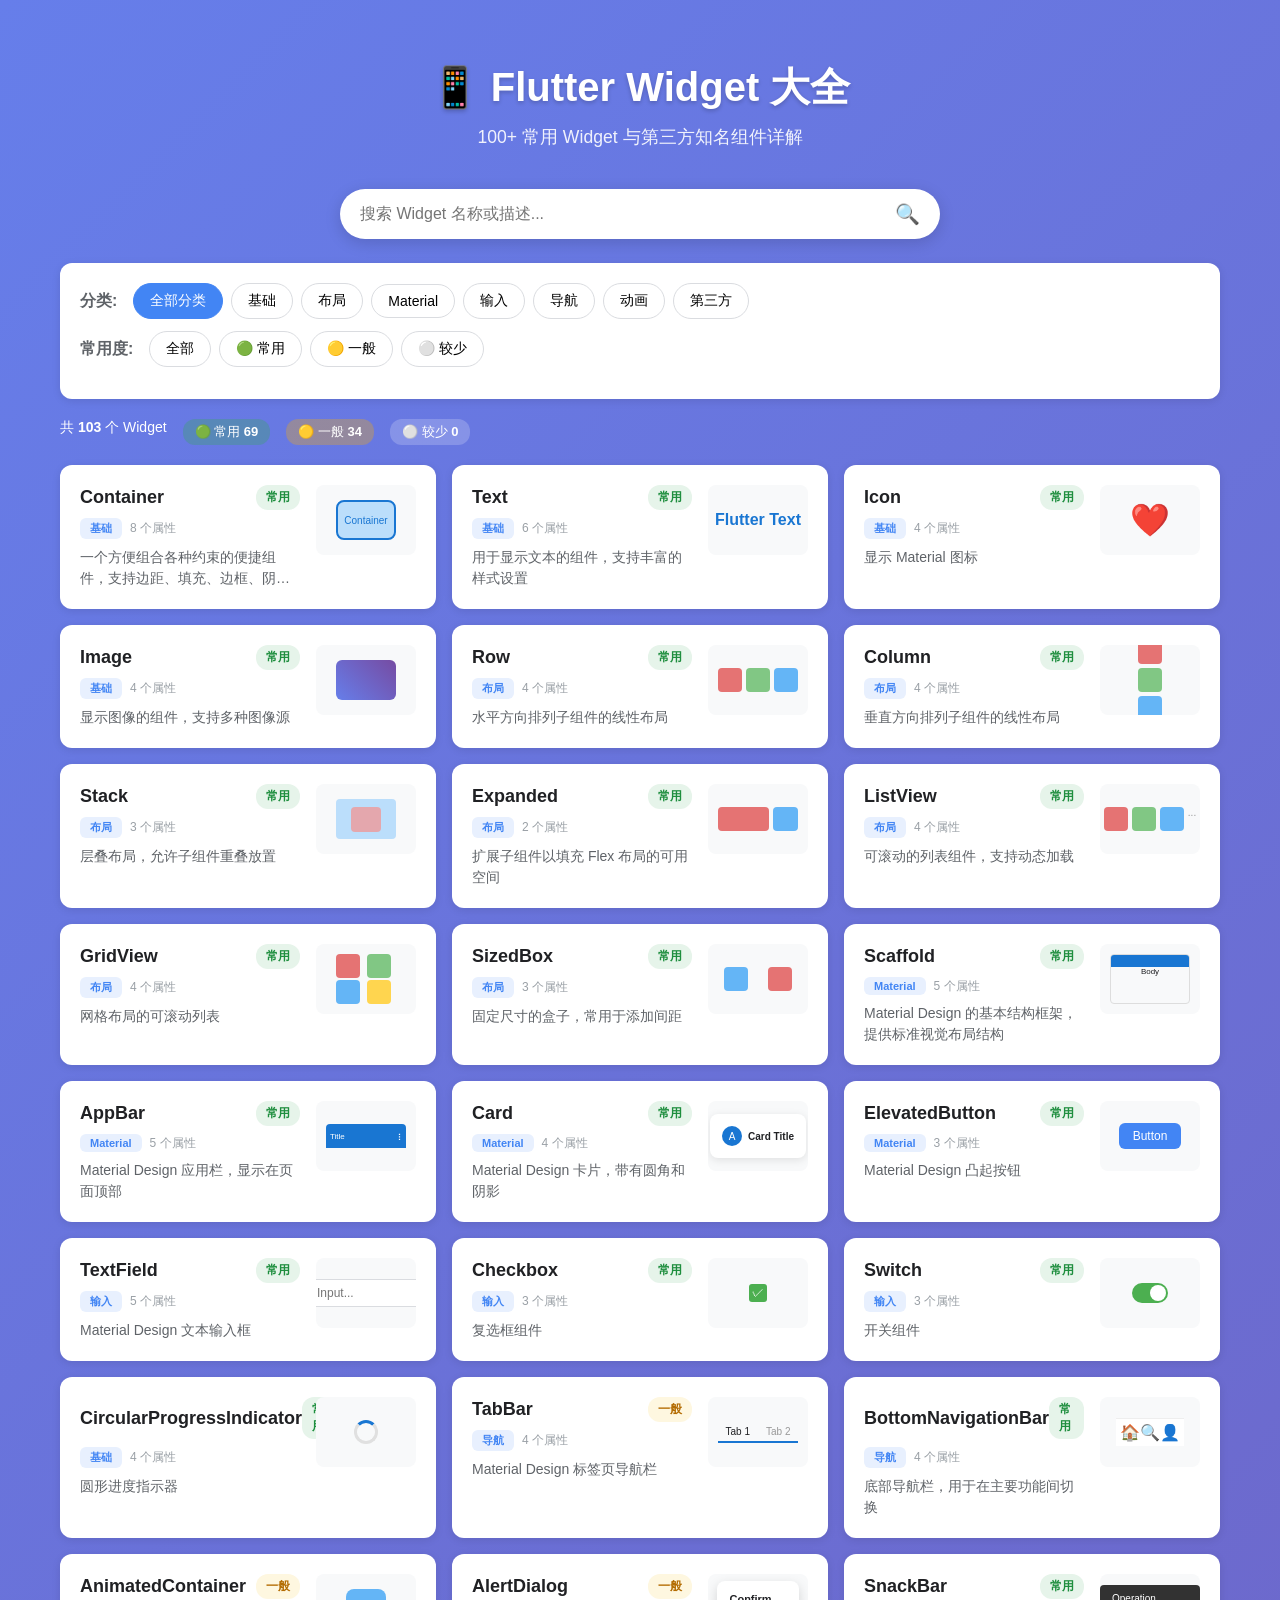
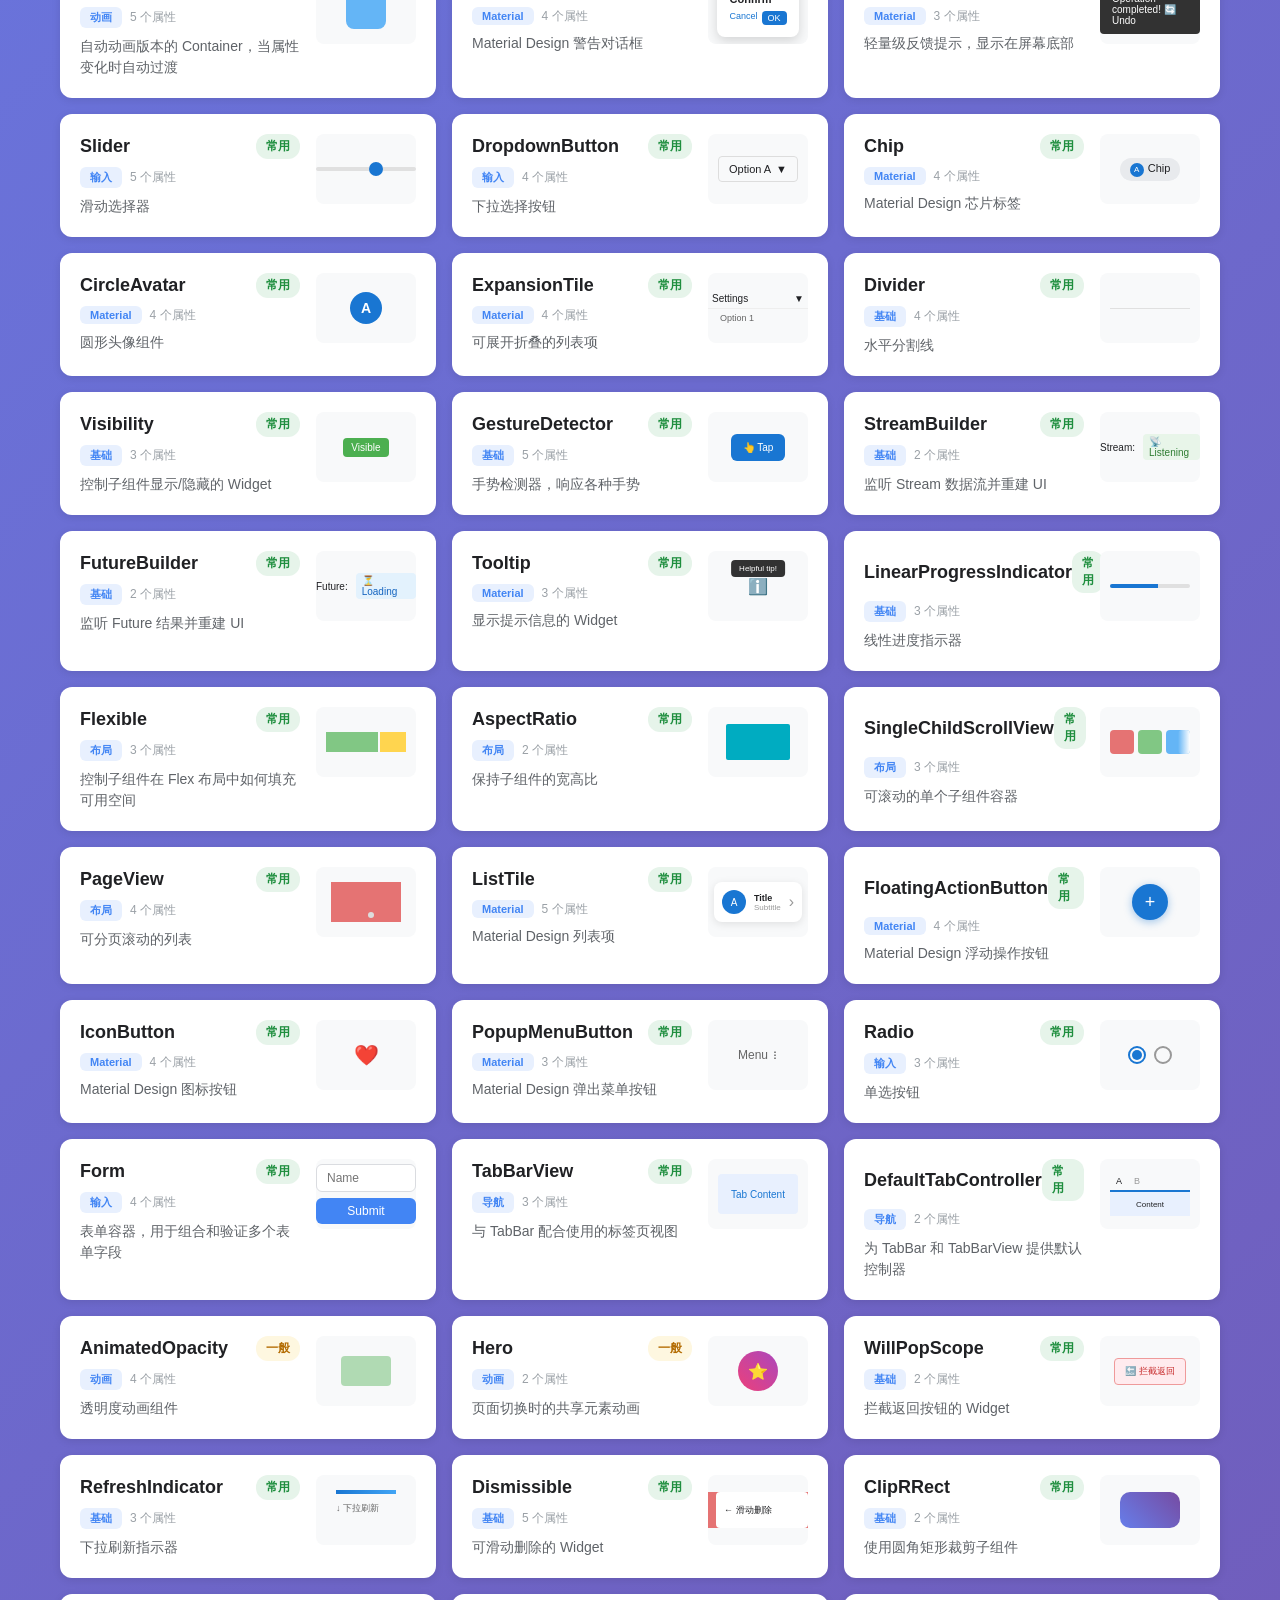
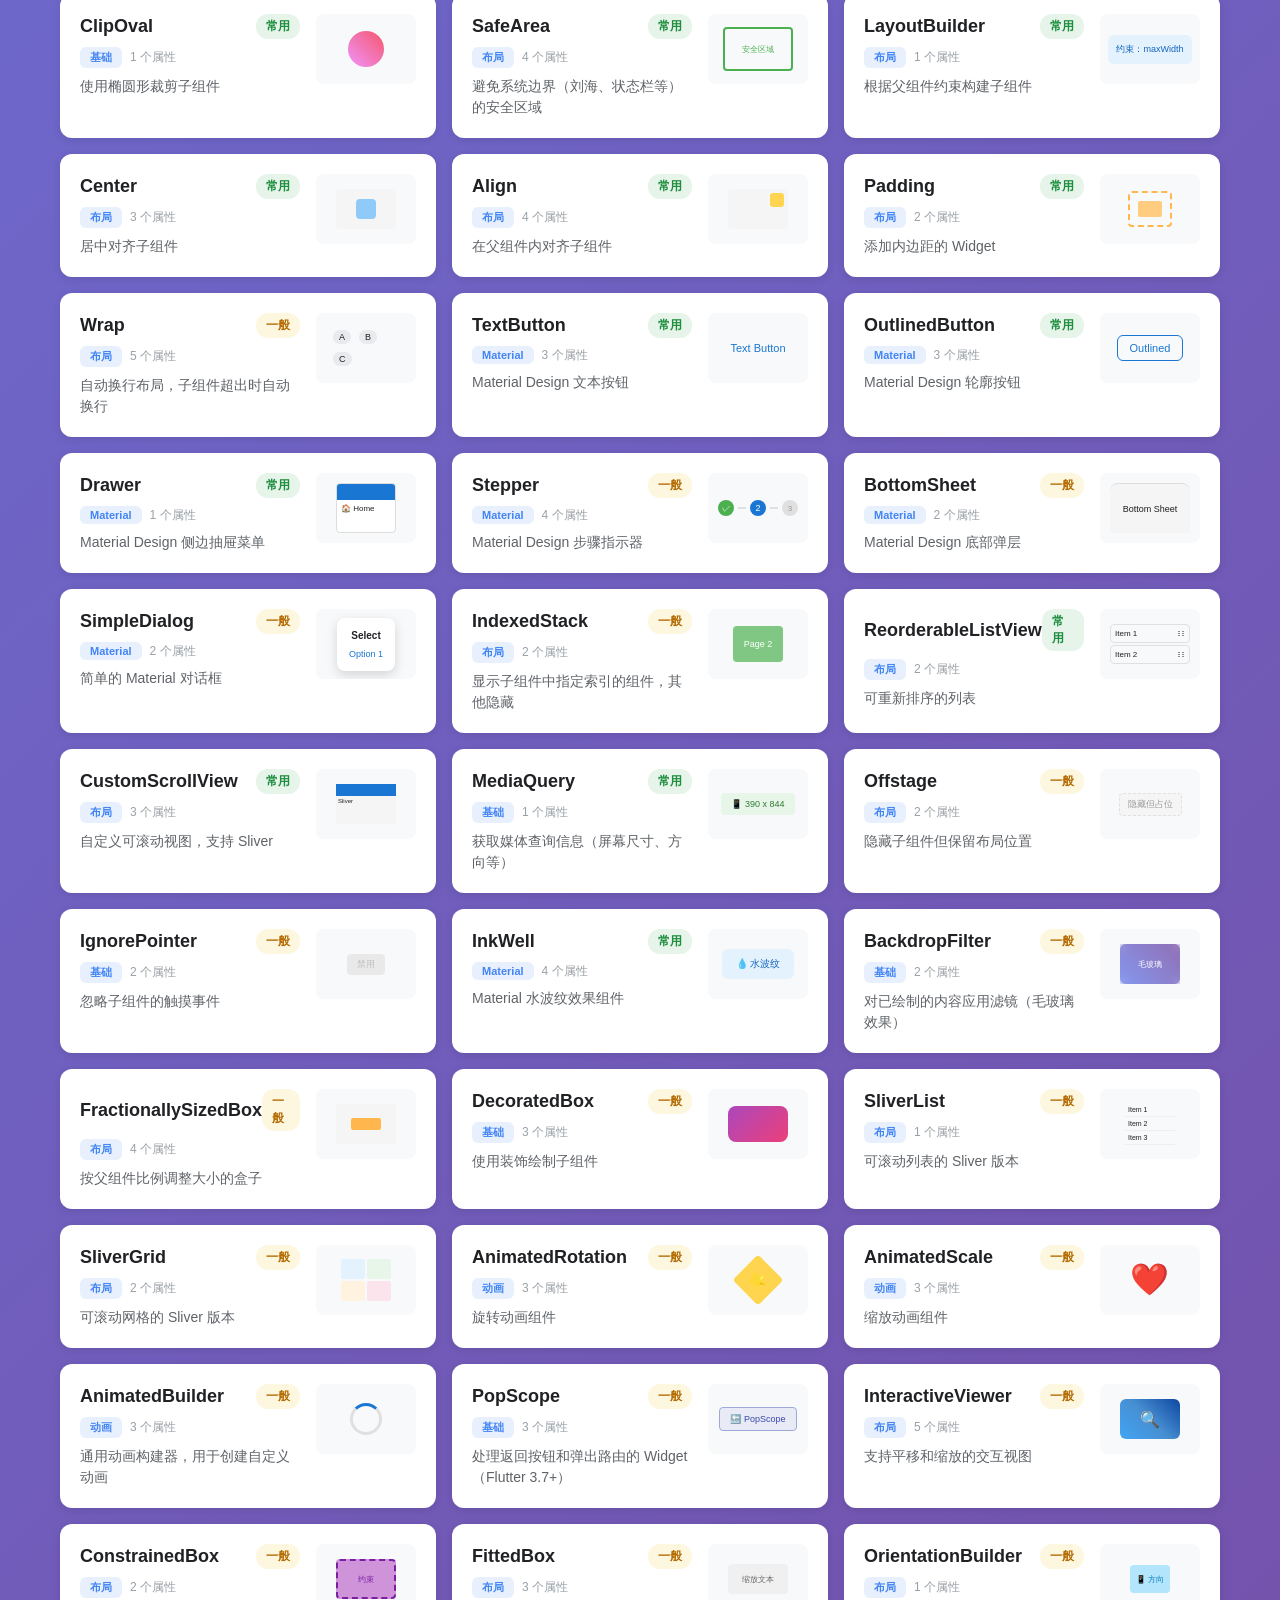
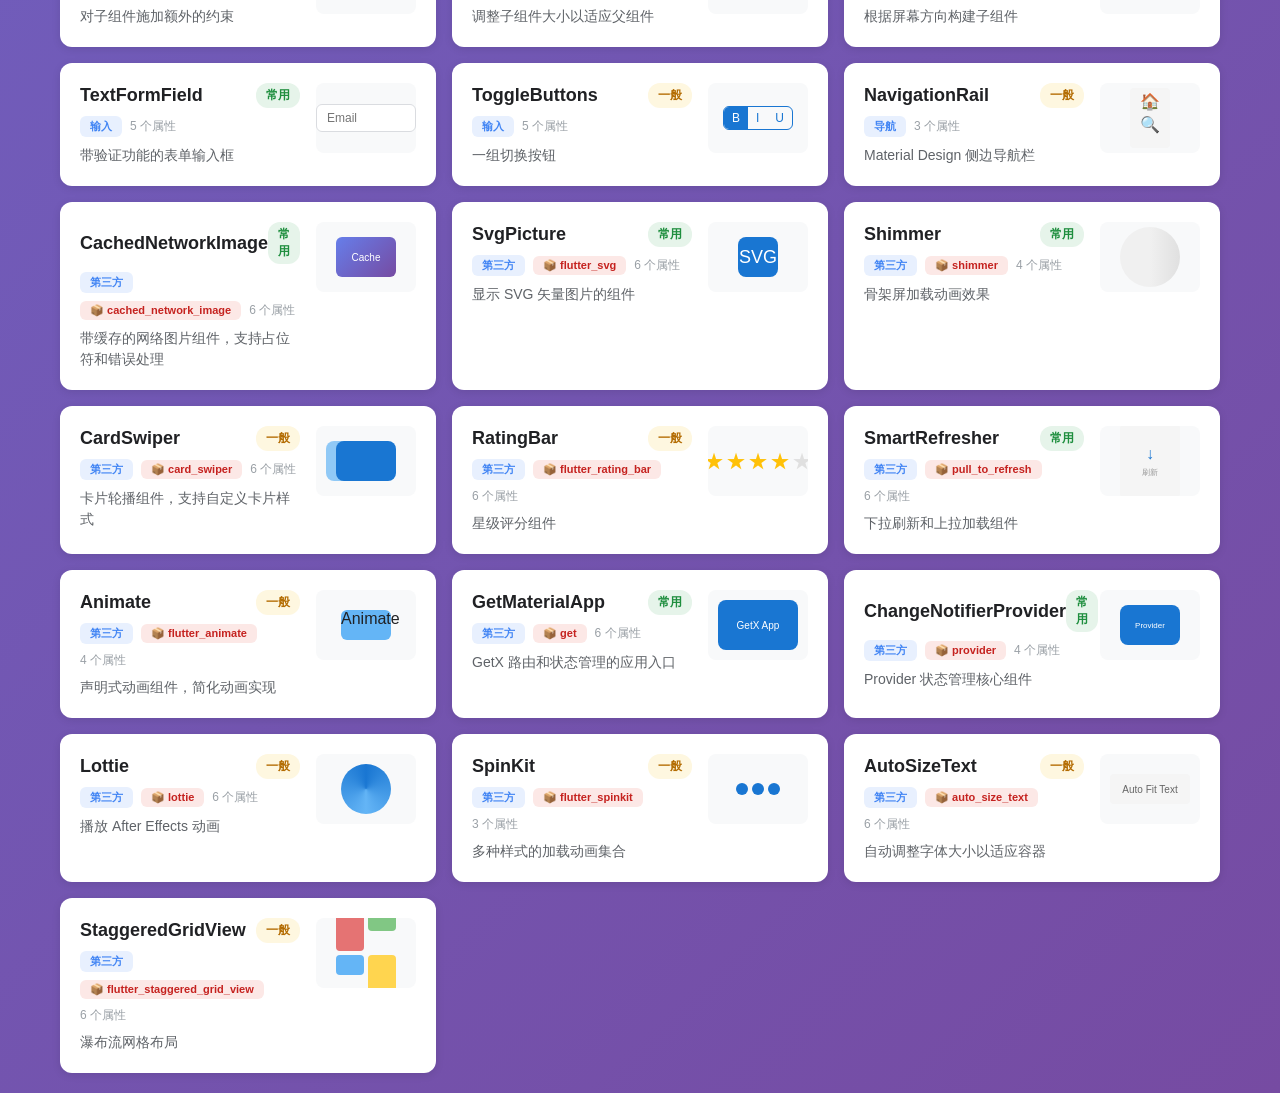
<file: index.html>
<!DOCTYPE html>
<html lang="zh-CN">
<head>
    <meta charset="UTF-8">
    <meta name="viewport" content="width=device-width, initial-scale=1.0">
    <title>Flutter Widget 大全 - 详细属性与使用示例</title>
    <link rel="stylesheet" href="styles.css">
</head>
<body>
    <div class="app">
        <!-- 头部 -->
        <header class="header">
            <h1>📱 Flutter Widget 大全</h1>
            <p class="subtitle">100+ 常用 Widget 与第三方知名组件详解</p>
        </header>

        <!-- 搜索栏 -->
        <div class="search-container">
            <input type="text" id="searchInput" class="search-input" placeholder="搜索 Widget 名称或描述...">
            <span class="search-icon">🔍</span>
        </div>

        <!-- 筛选器 -->
        <div class="filters">
            <div class="filter-group">
                <span class="filter-label">分类:</span>
                <button class="filter-btn active" data-category="all">全部分类</button>
                <button class="filter-btn" data-category="basic">基础</button>
                <button class="filter-btn" data-category="layout">布局</button>
                <button class="filter-btn" data-category="material">Material</button>
                <button class="filter-btn" data-category="input">输入</button>
                <button class="filter-btn" data-category="navigation">导航</button>
                <button class="filter-btn" data-category="animation">动画</button>
                <button class="filter-btn" data-category="third-party">第三方</button>
            </div>
            <div class="filter-group">
                <span class="filter-label">常用度:</span>
                <button class="filter-btn" data-usage="all">全部</button>
                <button class="filter-btn" data-usage="high">🟢 常用</button>
                <button class="filter-btn" data-usage="medium">🟡 一般</button>
                <button class="filter-btn" data-usage="low">⚪ 较少</button>
            </div>
        </div>

        <!-- 统计信息 -->
        <div class="stats">
            <span class="stat-item">共 <strong id="totalCount">0</strong> 个 Widget</span>
            <span class="stat-badge high">🟢 常用 <strong id="highCount">0</strong></span>
            <span class="stat-badge medium">🟡 一般 <strong id="mediumCount">0</strong></span>
            <span class="stat-badge low">⚪ 较少 <strong id="lowCount">0</strong></span>
        </div>

        <!-- Widget 列表 -->
        <div id="widgetList" class="widget-list"></div>

        <!-- 空状态 -->
        <div id="emptyState" class="empty-state" style="display: none;">
            <div class="empty-icon">🔍</div>
            <p>未找到相关 Widget</p>
        </div>
    </div>

    <script src="detailed-docs.js"></script>
    <script src="data.js"></script>
    <script src="app.js"></script>
</body>
</html>
</file>
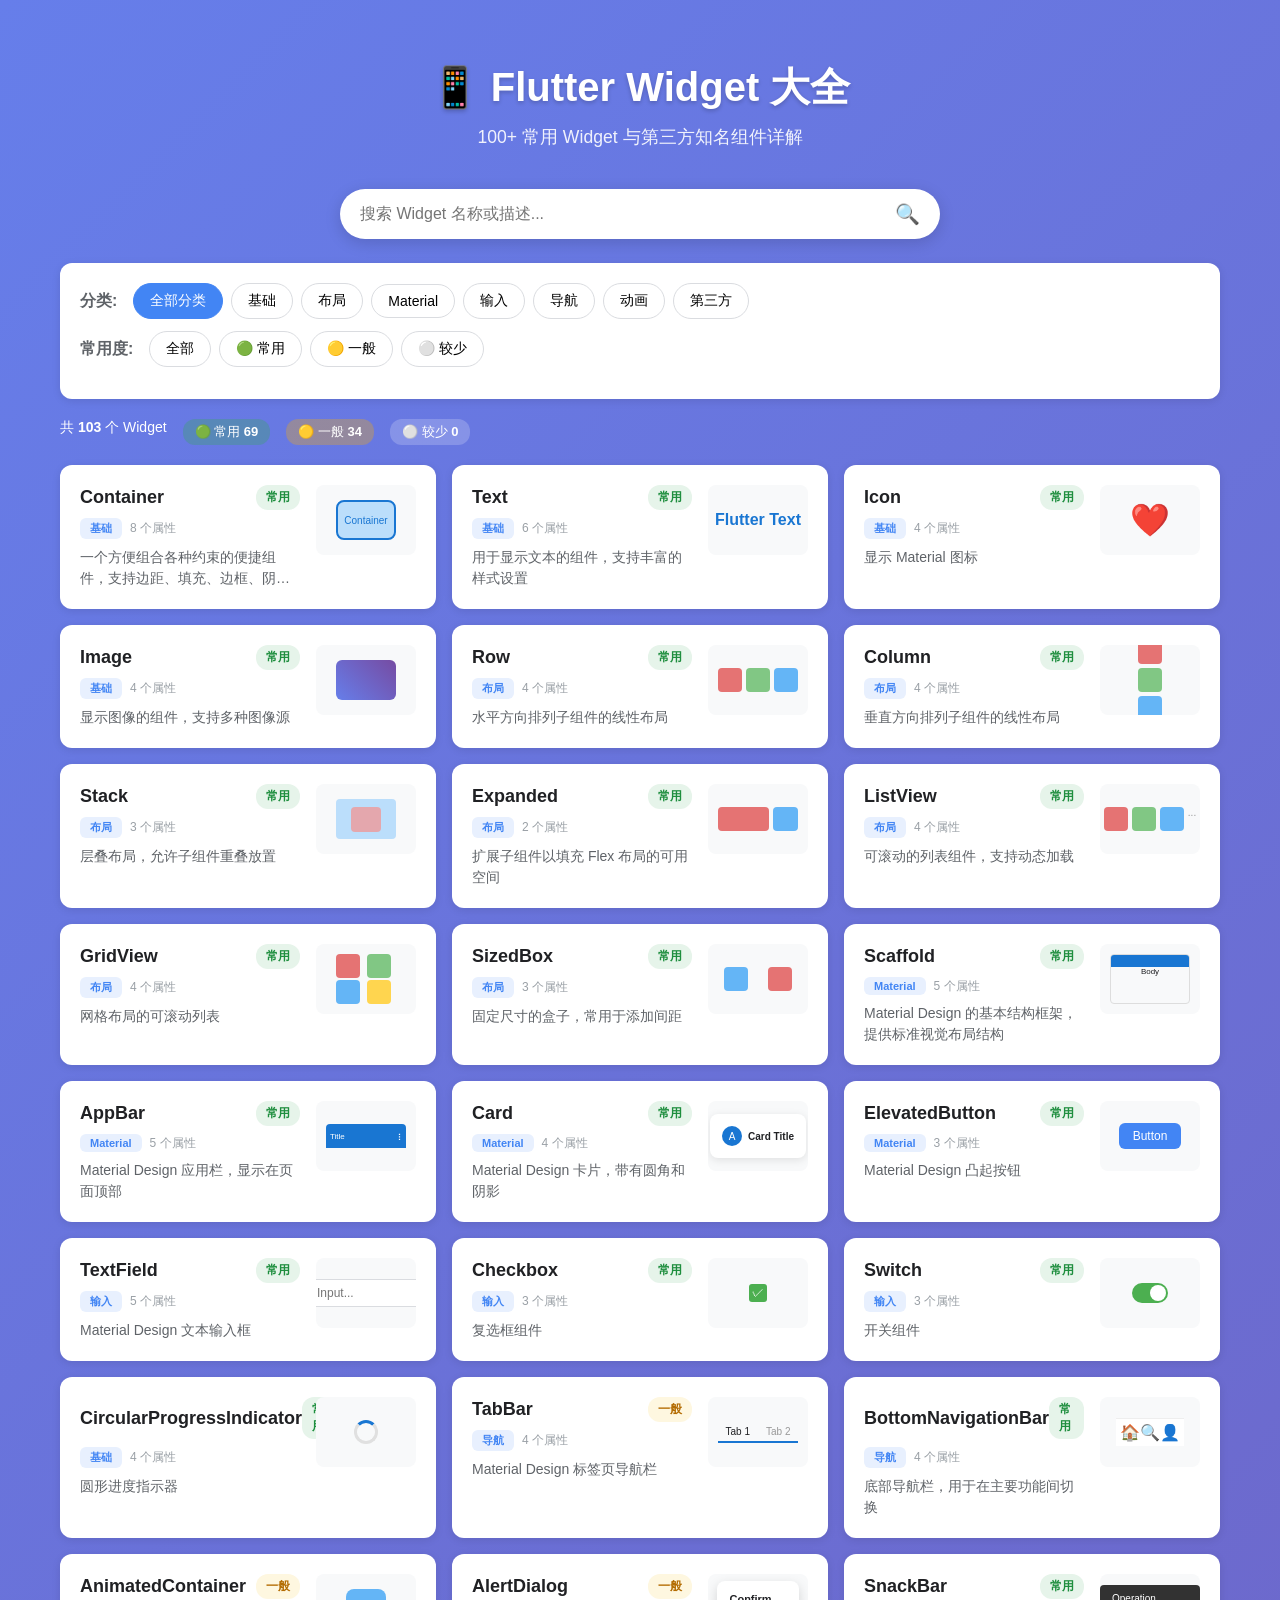
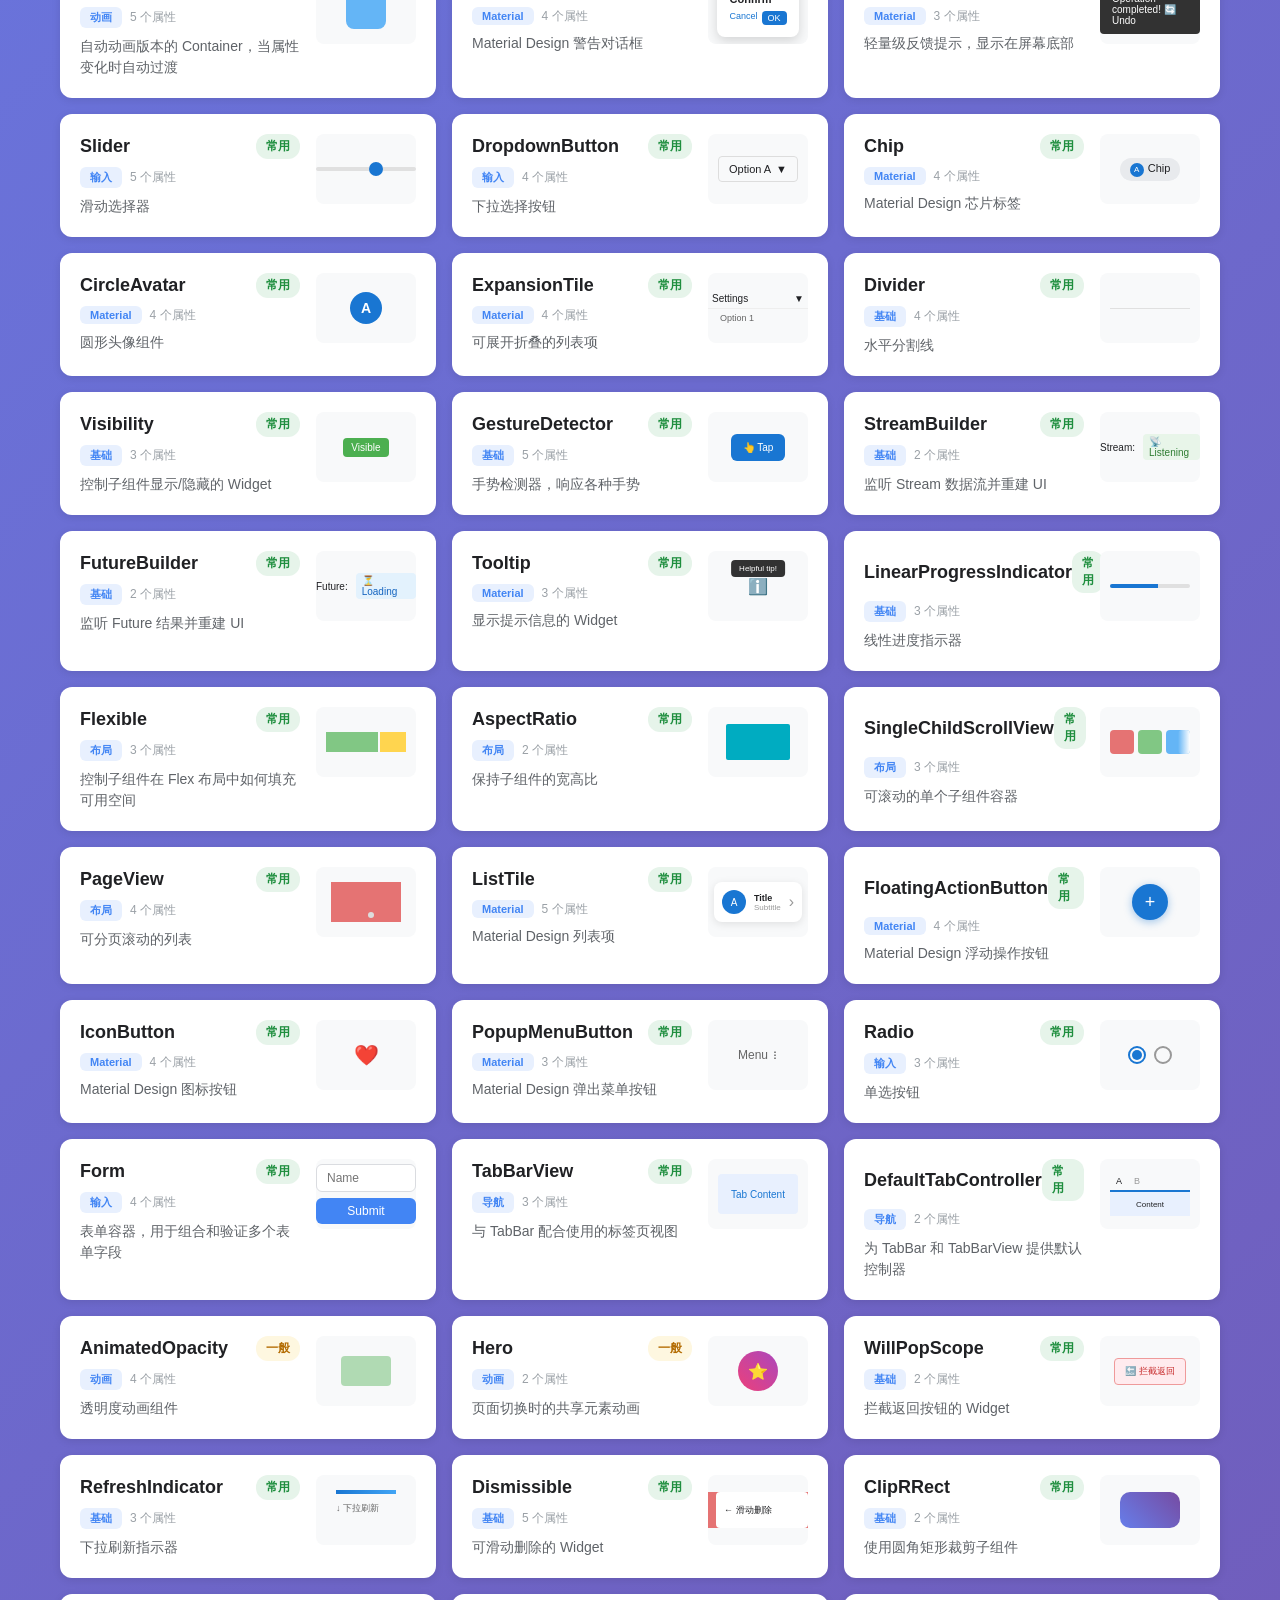
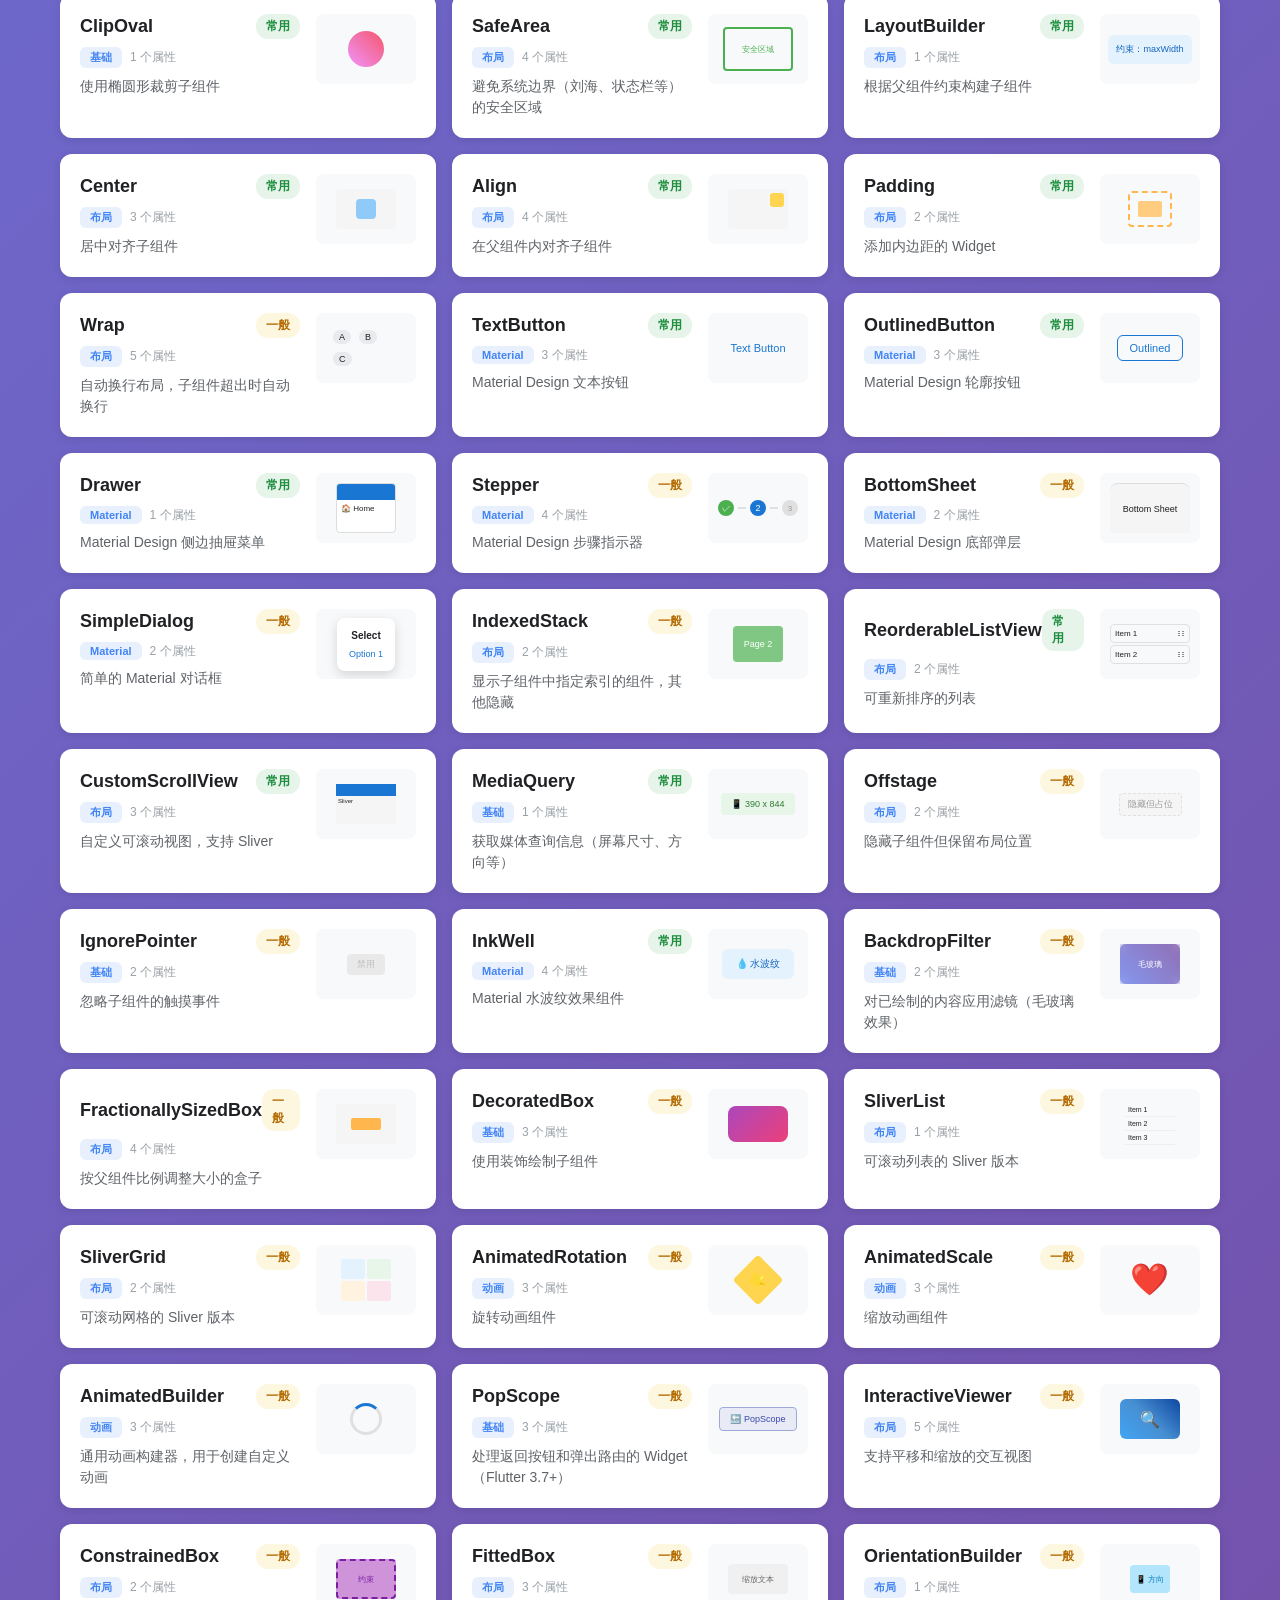
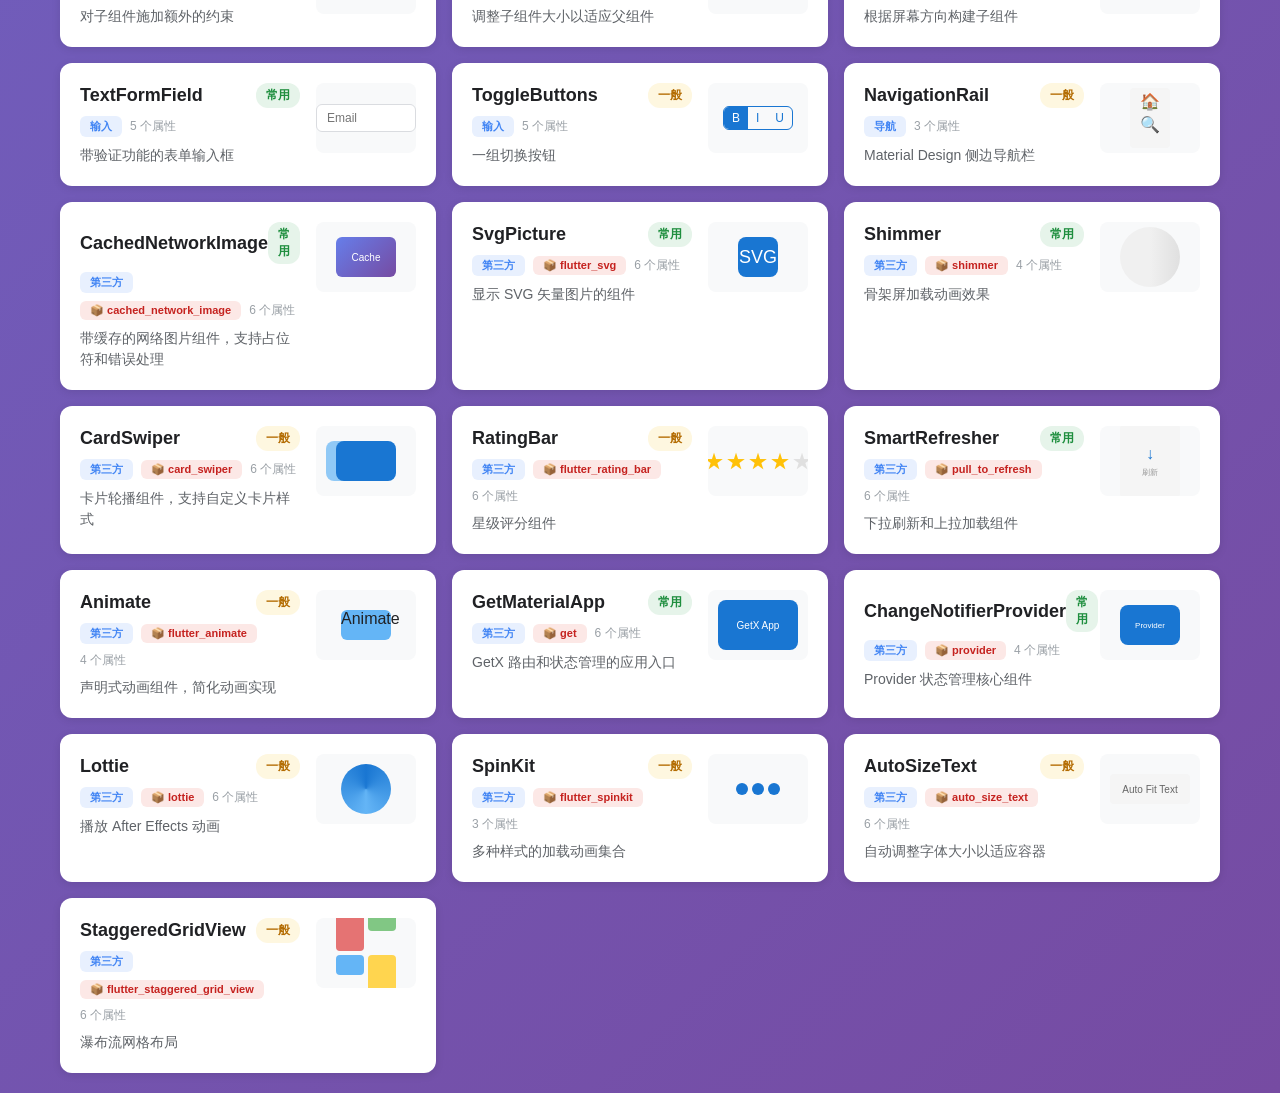
<file: widget-detail.html>
<!DOCTYPE html>
<html lang="zh-CN">
<head>
    <meta charset="UTF-8">
    <meta name="viewport" content="width=device-width, initial-scale=1.0">
    <title>Widget 详情 - Flutter Widget 大全</title>
    <link rel="stylesheet" href="styles.css">
    <style>
        body {
            background: linear-gradient(135deg, #667eea 0%, #764ba2 100%);
            min-height: 100vh;
            margin: 0;
            padding: 0;
        }
        .detail-page {
            max-width: 1000px;
            margin: 0 auto;
            padding: 20px;
        }
        .back-nav {
            margin-bottom: 20px;
        }
        .back-btn {
            display: inline-flex;
            align-items: center;
            gap: 8px;
            padding: 10px 20px;
            background: white;
            border: none;
            border-radius: 30px;
            cursor: pointer;
            font-size: 14px;
            box-shadow: 0 2px 8px rgba(0,0,0,0.1);
            transition: transform 0.2s;
        }
        .back-btn:hover {
            transform: translateX(-4px);
        }
        .widget-detail-card {
            background: white;
            border-radius: 16px;
            overflow: hidden;
            box-shadow: 0 4px 16px rgba(0,0,0,0.15);
        }
        .detail-header {
            background: linear-gradient(135deg, #4285f4, #8ab4f8);
            color: white;
            padding: 40px;
        }
        .detail-header h1 {
            font-size: 32px;
            margin: 0 0 12px 0;
        }
        .detail-header .usage-badge {
            display: inline-block;
            padding: 4px 12px;
            border-radius: 12px;
            font-size: 12px;
            font-weight: 600;
            margin-left: 12px;
            vertical-align: middle;
        }
        .detail-header .usage-badge.high { background: rgba(255,255,255,0.3); color: #1e8e3e; }
        .detail-header .usage-badge.medium { background: rgba(255,255,255,0.3); color: #b36b00; }
        .detail-header .usage-badge.low { background: rgba(255,255,255,0.2); color: #666; }
        .detail-description {
            font-size: 16px;
            opacity: 0.95;
            line-height: 1.6;
            margin-bottom: 16px;
        }
        .detail-meta {
            display: flex;
            gap: 12px;
            flex-wrap: wrap;
        }
        .detail-meta .category-chip {
            background: rgba(255,255,255,0.25);
            color: white;
            padding: 4px 12px;
            border-radius: 6px;
            font-size: 12px;
            font-weight: 600;
        }
        .preview-section {
            padding: 30px 40px;
            background: linear-gradient(135deg, #e8f0fe, #e8f5e9);
        }
        .preview-label {
            font-size: 12px;
            color: #666;
            margin-bottom: 12px;
            text-transform: uppercase;
            letter-spacing: 0.5px;
        }
        .preview-container {
            background: white;
            border-radius: 12px;
            padding: 40px;
            min-height: 120px;
            display: flex;
            align-items: center;
            justify-content: center;
            box-shadow: inset 0 2px 8px rgba(0,0,0,0.05);
        }
        .detail-tabs {
            display: flex;
            border-bottom: 1px solid #e0e0e0;
        }
        .detail-tab-btn {
            flex: 1;
            padding: 18px 24px;
            border: none;
            background: none;
            cursor: pointer;
            font-size: 14px;
            font-weight: 600;
            color: #666;
            border-bottom: 3px solid transparent;
            transition: all 0.2s;
        }
        .detail-tab-btn:hover {
            color: #4285f4;
            background: #f5f5f5;
        }
        .detail-tab-btn.active {
            color: #4285f4;
            border-bottom-color: #4285f4;
            background: white;
        }
        .tab-content {
            padding: 30px 40px;
        }
        .tab-pane {
            display: none;
        }
        .tab-pane.active {
            display: block;
        }
        .properties-list {
            display: grid;
            gap: 12px;
        }
        .property-card {
            border: 1px solid #e0e0e0;
            border-radius: 8px;
            padding: 16px;
            background: #f9f9f9;
        }
        .property-header {
            display: flex;
            align-items: center;
            gap: 8px;
            margin-bottom: 8px;
            flex-wrap: wrap;
        }
        .property-name {
            font-weight: 600;
            font-size: 15px;
        }
        .property-type {
            background: #e8f0fe;
            color: #1976d2;
            padding: 2px 8px;
            border-radius: 4px;
            font-size: 12px;
            font-family: monospace;
        }
        .property-required {
            background: #fce8e6;
            color: #c5221f;
            padding: 2px 8px;
            border-radius: 4px;
            font-size: 11px;
            font-weight: 600;
        }
        .property-description {
            color: #333;
            font-size: 14px;
            margin-bottom: 8px;
        }
        .property-extra {
            display: flex;
            gap: 12px;
            flex-wrap: wrap;
        }
        .property-default,
        .property-example {
            background: white;
            padding: 6px 10px;
            border-radius: 6px;
            font-size: 12px;
            font-family: monospace;
        }
        .property-default {
            border-left: 3px solid #f9ab00;
        }
        .property-example {
            border-left: 3px solid #34a853;
        }
        .code-header {
            display: flex;
            justify-content: space-between;
            align-items: center;
            margin-bottom: 12px;
        }
        .code-header span {
            font-weight: 600;
            color: #333;
        }
        .copy-btn {
            padding: 6px 14px;
            border: 1px solid #e0e0e0;
            background: white;
            border-radius: 6px;
            cursor: pointer;
            font-size: 13px;
            transition: all 0.2s;
        }
        .copy-btn:hover {
            background: #f5f5f5;
        }
        pre {
            background: #1e1e1e;
            color: #d4d4d4;
            padding: 20px;
            border-radius: 8px;
            overflow-x: auto;
            font-size: 13px;
            line-height: 1.6;
        }
        code {
            font-family: 'Monaco', 'Menlo', 'Ubuntu Mono', monospace;
        }
        .detail-section {
            background: #f9f9f9;
            border-radius: 8px;
            padding: 20px;
            margin-bottom: 20px;
        }
        .detail-section h4 {
            color: #333;
            margin-bottom: 12px;
            font-size: 16px;
            display: flex;
            align-items: center;
            gap: 8px;
        }
        .detail-section p {
            color: #666;
            line-height: 1.8;
            font-size: 14px;
        }
        .use-case-list,
        .pitfall-list {
            list-style: none;
            padding: 0;
            margin: 0;
        }
        .use-case-list li,
        .pitfall-list li {
            padding: 10px 14px;
            background: white;
            border-radius: 6px;
            margin-bottom: 8px;
            font-size: 14px;
            color: #666;
        }
        .use-case-list li {
            border-left: 3px solid #4285f4;
        }
        .pitfall-list li {
            border-left: 3px solid #f9ab00;
            background: #fff8e1;
        }
        .pattern-list {
            display: flex;
            flex-direction: column;
            gap: 12px;
        }
        .pattern-item {
            background: white;
            border-radius: 8px;
            overflow: hidden;
            border: 1px solid #e0e0e0;
        }
        .pattern-title {
            background: #e8f0fe;
            color: #1976d2;
            padding: 10px 14px;
            font-weight: 600;
            font-size: 14px;
        }
        .pattern-code {
            margin: 0;
            padding: 14px;
            background: #1e1e1e;
            font-size: 12px;
            line-height: 1.6;
        }
        .pattern-code code {
            color: #d4d4d4;
        }
        .tips-content {
            background: #fef7e0;
            border-left: 4px solid #f9ab00;
            padding: 16px;
            border-radius: 8px;
            margin-bottom: 20px;
        }
        .tips-content h4 {
            color: #b36b00;
            margin-bottom: 8px;
        }
        .tips-content p {
            color: #666;
            line-height: 1.6;
        }
        .related-widgets h4 {
            margin-bottom: 12px;
            color: #333;
        }
        .related-list {
            display: flex;
            flex-wrap: wrap;
            gap: 8px;
        }
        .related-chip {
            background: #e8f0fe;
            color: #1976d2;
            padding: 8px 16px;
            border-radius: 20px;
            font-size: 13px;
            cursor: pointer;
            transition: all 0.2s;
            text-decoration: none;
        }
        .related-chip:hover {
            background: #1976d2;
            color: white;
        }
        @media (max-width: 768px) {
            .detail-header {
                padding: 24px;
            }
            .detail-header h1 {
                font-size: 24px;
            }
            .preview-section,
            .tab-content {
                padding: 20px;
            }
            .detail-tab-btn {
                padding: 14px 12px;
                font-size: 13px;
            }
        }
    </style>
</head>
<body>
    <div class="detail-page">
        <!-- 返回导航 -->
        <div class="back-nav">
            <button class="back-btn" onclick="goBack()">
                ← 返回首页
            </button>
        </div>

        <!-- Widget 详情卡片 -->
        <div class="widget-detail-card">
            <!-- 头部 -->
            <div class="detail-header">
                <h1 id="widgetTitle">
                    Widget 名称
                    <span id="widgetUsageBadge" class="usage-badge high">常用</span>
                </h1>
                <p id="widgetDescription" class="detail-description">描述</p>
                <div class="detail-meta">
                    <span id="widgetCategory" class="category-chip">分类</span>
                    <span id="widgetPackage" class="category-chip" style="background:rgba(255,255,255,0.25);color:white;display:none;">📦 包名</span>
                    <span id="widgetPropsCount" class="category-chip">0 个属性</span>
                </div>
            </div>

            <!-- 预览区 -->
            <div class="preview-section">
                <div class="preview-label">预览效果</div>
                <div id="widgetPreview" class="preview-container"></div>
            </div>

            <!-- Tab 导航 -->
            <div class="detail-tabs">
                <button class="detail-tab-btn active" data-tab="properties" onclick="switchTab('properties')">属性</button>
                <button class="detail-tab-btn" data-tab="example" onclick="switchTab('example')">示例代码</button>
                <button class="detail-tab-btn" data-tab="detail" onclick="switchTab('detail')">详细介绍</button>
                <button class="detail-tab-btn" data-tab="tips" onclick="switchTab('tips')">提示</button>
            </div>

            <!-- Tab 内容 -->
            <div class="tab-content">
                <!-- 属性列表 -->
                <div id="propertiesTab" class="tab-pane active">
                    <div id="propertiesList" class="properties-list"></div>
                </div>

                <!-- 示例代码 -->
                <div id="exampleTab" class="tab-pane">
                    <div class="code-header">
                        <span>使用示例</span>
                        <button class="copy-btn" onclick="copyCode()">📋 复制</button>
                    </div>
                    <pre><code id="exampleCode"></code></pre>
                </div>

                <!-- 详细介绍 -->
                <div id="detailTab" class="tab-pane">
                    <div id="detailContent" class="detail-content"></div>
                </div>

                <!-- 提示 -->
                <div id="tipsTab" class="tab-pane">
                    <div id="tipsContent" class="tips-content"></div>
                    <div id="relatedWidgets" class="related-widgets"></div>
                </div>
            </div>
        </div>
    </div>

    <script src="detailed-docs.js"></script>
    <script src="layout-info.js"></script>
    <script src="data.js"></script>
    <script>
        let currentWidget = null;

        // 获取 URL 参数
        function getWidgetId() {
            const params = new URLSearchParams(window.location.search);
            return params.get('id');
        }

        // 初始化页面
        function init() {
            const widgetId = getWidgetId();
            if (!widgetId) {
                alert('未指定 Widget');
                window.location.href = 'index.html';
                return;
            }

            // 合并详细数据
            if (typeof WIDGET_DETAILED_DOCS !== 'undefined') {
                WIDGET_DATA.forEach(widget => {
                    if (WIDGET_DETAILED_DOCS[widget.id]) {
                        widget.detailedDoc = WIDGET_DETAILED_DOCS[widget.id];
                    }
                });
            }

            const widget = WIDGET_DATA.find(w => w.id === widgetId);
            if (!widget) {
                alert('Widget 不存在');
                window.location.href = 'index.html';
                return;
            }

            currentWidget = widget;
            renderWidget(widget);
        }

        // 渲染 Widget 详情
        function renderWidget(widget) {
            // 设置头部信息
            document.getElementById('widgetTitle').innerHTML = `
                ${widget.name}
                <span class="usage-badge ${widget.usageLevel}">${widget.usageDisplay}</span>
            `;
            document.getElementById('widgetDescription').textContent = widget.description;
            document.getElementById('widgetCategory').textContent = widget.categoryDisplay;
            document.getElementById('widgetPropsCount').textContent = widget.properties.length + ' 个属性';
            
            // 设置包名（如果是第三方 Widget）
            const packageEl = document.getElementById('widgetPackage');
            if (widget.package) {
                packageEl.textContent = '📦 ' + widget.package;
                packageEl.style.display = 'inline-block';
            } else {
                packageEl.style.display = 'none';
            }

            // 设置预览
            document.getElementById('widgetPreview').innerHTML = widget.preview;

            // 设置属性列表
            const propsList = document.getElementById('propertiesList');
            propsList.innerHTML = widget.properties.map(prop => `
                <div class="property-card">
                    <div class="property-header">
                        <span class="property-name">${prop.name}</span>
                        <span class="property-type">${prop.type}</span>
                        ${prop.required ? '<span class="property-required">必填</span>' : ''}
                    </div>
                    <p class="property-description">${prop.description}</p>
                    <div class="property-extra">
                        ${prop.defaultValue ? `<span class="property-default">默认：${prop.defaultValue}</span>` : ''}
                        ${prop.example ? `<span class="property-example">示例：${prop.example}</span>` : ''}
                    </div>
                </div>
            `).join('');

            // 设置示例代码
            document.getElementById('exampleCode').textContent = widget.usageExample || '暂无示例代码';

            // 设置详细介绍
            const detailContent = document.getElementById('detailContent');
            if (widget.detailedDoc || WIDGET_LAYOUT_INFO[widget.id]) {
                const doc = widget.detailedDoc || {};
                const layoutInfo = WIDGET_LAYOUT_INFO[widget.id] || {};
                
                detailContent.innerHTML = `
                    ${doc.overview ? `
                        <div class="detail-section">
                            <h4>📖 概述</h4>
                            <p>${doc.overview}</p>
                        </div>
                    ` : ''}

                    ${doc.useCases && doc.useCases.length > 0 ? `
                        <div class="detail-section">
                            <h4>🎯 使用场景</h4>
                            <ul class="use-case-list">
                                ${doc.useCases.map(item => `<li>${item}</li>`).join('')}
                            </ul>
                        </div>
                    ` : ''}

                    ${doc.commonPatterns && doc.commonPatterns.length > 0 ? `
                        <div class="detail-section">
                            <h4>💡 常用模式</h4>
                            <div class="pattern-list">
                                ${doc.commonPatterns.map(pattern => `
                                    <div class="pattern-item">
                                        <div class="pattern-title">${pattern.title}</div>
                                        <pre class="pattern-code"><code>${pattern.code}</code></pre>
                                    </div>
                                `).join('')}
                            </div>
                        </div>
                    ` : ''}

                    ${layoutInfo.sizing ? `
                        <div class="detail-section" style="background: #e3f2fd; border-left: 4px solid #1976d2;">
                            <h4>📐 尺寸计算</h4>
                            <p>${layoutInfo.sizing}</p>
                        </div>
                    ` : ''}

                    ${layoutInfo.constraints ? `
                        <div class="detail-section" style="background: #e8f5e9; border-left: 4px solid #4caf50;">
                            <h4>🔧 约束确定</h4>
                            <p>${layoutInfo.constraints}</p>
                        </div>
                    ` : ''}

                    ${layoutInfo.layoutBehavior ? `
                        <div class="detail-section" style="background: #f3e5f5; border-left: 4px solid #9c27b0;">
                            <h4>🔄 布局行为</h4>
                            <p>${layoutInfo.layoutBehavior}</p>
                        </div>
                    ` : ''}

                    ${doc.pitfalls && doc.pitfalls.length > 0 ? `
                        <div class="detail-section">
                            <h4>⚠️ 注意事项</h4>
                            <ul class="pitfall-list">
                                ${doc.pitfalls.map(item => `<li>${item}</li>`).join('')}
                            </ul>
                        </div>
                    ` : ''}

                    ${layoutInfo.commonIssues && layoutInfo.commonIssues.length > 0 ? `
                        <div class="detail-section" style="background: #fff3e0; border-left: 4px solid #ff9800;">
                            <h4>🚨 常见错误</h4>
                            <ul class="pitfall-list">
                                ${layoutInfo.commonIssues.map(item => `<li>${item}</li>`).join('')}
                            </ul>
                        </div>
                    ` : ''}

                    ${doc.performance ? `
                        <div class="detail-section">
                            <h4>⚡ 性能提示</h4>
                            <p>${doc.performance}</p>
                        </div>
                    ` : ''}
                `;
            } else {
                detailContent.innerHTML = '<p style="text-align:center;color:#999;padding:40px">暂无详细介绍</p>';
            }

            // 设置提示和相关 Widget
            const tipsContent = document.getElementById('tipsContent');
            if (widget.tips) {
                tipsContent.innerHTML = `<h4>💡 使用提示</h4><p>${widget.tips}</p>`;
                tipsContent.style.display = 'block';
            } else {
                tipsContent.style.display = 'none';
            }

            const relatedWidgets = document.getElementById('relatedWidgets');
            if (widget.relatedWidgets && widget.relatedWidgets.length > 0) {
                relatedWidgets.innerHTML = `
                    <h4>相关 Widget</h4>
                    <div class="related-list">
                        ${widget.relatedWidgets.map(name => {
                            const related = WIDGET_DATA.find(w => w.name.toLowerCase() === name.toLowerCase());
                            if (related) {
                                return `<a href="widget-detail.html?id=${related.id}" class="related-chip">${name}</a>`;
                            }
                            return `<span class="related-chip" style="opacity:0.6;cursor:not-allowed">${name}</span>`;
                        }).join('')}
                    </div>
                `;
                relatedWidgets.style.display = 'block';
            } else {
                relatedWidgets.style.display = 'none';
            }

            // 更新页面标题
            document.title = `${widget.name} - Flutter Widget 大全`;
        }

        // 切换 Tab
        function switchTab(tabId) {
            document.querySelectorAll('.detail-tab-btn').forEach(btn => {
                btn.classList.toggle('active', btn.dataset.tab === tabId);
            });
            document.querySelectorAll('.tab-pane').forEach(pane => {
                pane.classList.toggle('active', pane.id === tabId + 'Tab');
            });
        }

        // 复制代码
        function copyCode() {
            if (!currentWidget || !currentWidget.usageExample) {
                showToast('暂无示例代码');
                return;
            }
            navigator.clipboard.writeText(currentWidget.usageExample).then(() => {
                showToast('代码已复制！');
            }).catch(() => {
                const textArea = document.createElement('textarea');
                textArea.value = currentWidget.usageExample;
                document.body.appendChild(textArea);
                textArea.select();
                document.execCommand('copy');
                document.body.removeChild(textArea);
                showToast('代码已复制！');
            });
        }

        // 显示提示
        function showToast(message) {
            const toast = document.createElement('div');
            toast.style.cssText = `
                position: fixed;
                bottom: 24px;
                left: 50%;
                transform: translateX(-50%);
                background: #323232;
                color: white;
                padding: 12px 24px;
                border-radius: 8px;
                font-size: 14px;
                z-index: 9999;
                animation: slideUp 0.3s ease;
            `;
            toast.textContent = message;
            document.body.appendChild(toast);
            setTimeout(() => {
                toast.style.opacity = '0';
                toast.style.transition = 'opacity 0.3s';
                setTimeout(() => toast.remove(), 300);
            }, 2000);
        }

        // 返回首页
        function goBack() {
            window.location.href = 'index.html';
        }

        // 添加动画样式
        const style = document.createElement('style');
        style.textContent = `
            @keyframes slideUp {
                from {
                    opacity: 0;
                    transform: translateX(-50%) translateY(20px);
                }
                to {
                    opacity: 1;
                    transform: translateX(-50%) translateY(0);
                }
            }
        `;
        document.head.appendChild(style);

        // 初始化
        init();
    </script>
</body>
</html>
</file>
<file: styles.css>
/* 基础样式 */
* {
    margin: 0;
    padding: 0;
    box-sizing: border-box;
}

:root {
    --primary-color: #4285f4;
    --primary-light: #e8f0fe;
    --secondary-color: #34a853;
    --warning-color: #f9ab00;
    --grey-100: #f8f9fa;
    --grey-200: #e8eaed;
    --grey-300: #dadce0;
    --grey-400: #bdc1c6;
    --grey-500: #9aa0a6;
    --grey-600: #5f6368;
    --grey-700: #3c4043;
    --grey-800: #202124;
    --shadow: 0 2px 8px rgba(0,0,0,0.1);
    --shadow-lg: 0 4px 16px rgba(0,0,0,0.15);
    --radius: 12px;
    --radius-sm: 8px;
}

body {
    font-family: -apple-system, BlinkMacSystemFont, 'Segoe UI', Roboto, 'Helvetica Neue', Arial, sans-serif;
    background: linear-gradient(135deg, #667eea 0%, #764ba2 100%);
    min-height: 100vh;
    color: var(--grey-800);
}

.app {
    max-width: 1200px;
    margin: 0 auto;
    padding: 20px;
}

/* 头部 */
.header {
    text-align: center;
    padding: 40px 20px;
    color: white;
}

.header h1 {
    font-size: 2.5rem;
    margin-bottom: 10px;
    text-shadow: 0 2px 4px rgba(0,0,0,0.2);
}

.subtitle {
    font-size: 1.1rem;
    opacity: 0.9;
}

/* 搜索栏 */
.search-container {
    position: relative;
    max-width: 600px;
    margin: 0 auto 24px;
}

.search-input {
    width: 100%;
    padding: 16px 50px 16px 20px;
    border: none;
    border-radius: 30px;
    font-size: 16px;
    box-shadow: var(--shadow-lg);
    outline: none;
    transition: box-shadow 0.3s;
}

.search-input:focus {
    box-shadow: 0 6px 20px rgba(0,0,0,0.2);
}

.search-icon {
    position: absolute;
    right: 20px;
    top: 50%;
    transform: translateY(-50%);
    font-size: 20px;
}

/* 筛选器 */
.filters {
    background: white;
    border-radius: var(--radius);
    padding: 20px;
    margin-bottom: 20px;
    box-shadow: var(--shadow);
}

.filter-group {
    display: flex;
    flex-wrap: wrap;
    gap: 8px;
    margin-bottom: 12px;
    align-items: center;
}

.filter-label {
    font-weight: 600;
    color: var(--grey-600);
    margin-right: 8px;
}

.filter-btn {
    padding: 8px 16px;
    border: 1px solid var(--grey-300);
    background: white;
    border-radius: 20px;
    cursor: pointer;
    font-size: 14px;
    transition: all 0.2s;
}

.filter-btn:hover {
    background: var(--grey-100);
}

.filter-btn.active {
    background: var(--primary-color);
    color: white;
    border-color: var(--primary-color);
}

/* 统计信息 */
.stats {
    display: flex;
    gap: 16px;
    flex-wrap: wrap;
    margin-bottom: 20px;
    color: white;
}

.stat-item {
    font-size: 14px;
}

.stat-badge {
    padding: 4px 12px;
    border-radius: 12px;
    font-size: 13px;
    background: rgba(255,255,255,0.2);
}

.stat-badge.high { background: rgba(52, 168, 83, 0.3); }
.stat-badge.medium { background: rgba(249, 171, 0, 0.3); }
.stat-badge.low { background: rgba(255,255,255,0.2); }

/* Widget 列表 */
.widget-list {
    display: grid;
    grid-template-columns: repeat(auto-fill, minmax(340px, 1fr));
    gap: 16px;
}

/* Widget 卡片 */
.widget-card {
    background: white;
    border-radius: var(--radius);
    padding: 20px;
    box-shadow: var(--shadow);
    cursor: pointer;
    transition: all 0.3s;
    display: flex;
    gap: 16px;
}

.widget-card:hover {
    transform: translateY(-4px);
    box-shadow: var(--shadow-lg);
}

.widget-card-content {
    flex: 1;
    min-width: 0;
}

.widget-card-header {
    display: flex;
    justify-content: space-between;
    align-items: center;
    margin-bottom: 8px;
}

.widget-name {
    font-size: 18px;
    font-weight: 700;
    color: var(--grey-800);
}

.usage-badge {
    padding: 4px 10px;
    border-radius: 12px;
    font-size: 12px;
    font-weight: 600;
}

.usage-badge.high {
    background: #e6f4ea;
    color: #1e8e3e;
}

.usage-badge.medium {
    background: #fef7e0;
    color: #b36b00;
}

.usage-badge.low {
    background: var(--grey-200);
    color: var(--grey-600);
}

.widget-meta {
    display: flex;
    gap: 8px;
    align-items: center;
    margin-bottom: 8px;
    flex-wrap: wrap;
}

.category-chip {
    background: var(--primary-light);
    color: var(--primary-color);
    padding: 3px 10px;
    border-radius: 6px;
    font-size: 11px;
    font-weight: 600;
}

.package-chip {
    background: #fce8e6;
    color: #c5221f;
    padding: 3px 10px;
    border-radius: 6px;
    font-size: 11px;
    font-weight: 600;
}

.props-count {
    color: var(--grey-500);
    font-size: 12px;
}

.widget-description {
    color: var(--grey-600);
    font-size: 14px;
    line-height: 1.5;
    display: -webkit-box;
    -webkit-line-clamp: 2;
    -webkit-box-orient: vertical;
    overflow: hidden;
}

/* 预览卡片 */
.widget-preview {
    width: 100px;
    height: 70px;
    background: var(--grey-100);
    border-radius: var(--radius-sm);
    display: flex;
    align-items: center;
    justify-content: center;
    overflow: hidden;
    flex-shrink: 0;
}

/* 空状态 */
.empty-state {
    text-align: center;
    padding: 60px 20px;
    color: white;
}

.empty-icon {
    font-size: 64px;
    margin-bottom: 16px;
    opacity: 0.8;
}

/* 模态框 */
.modal {
    display: none;
    position: fixed;
    top: 0;
    left: 0;
    width: 100%;
    height: 100%;
    z-index: 1000;
}

.modal.active {
    display: flex;
    align-items: center;
    justify-content: center;
}

.modal-overlay {
    position: absolute;
    top: 0;
    left: 0;
    width: 100%;
    height: 100%;
    background: rgba(0,0,0,0.6);
    backdrop-filter: blur(4px);
}

.modal-content {
    position: relative;
    background: white;
    border-radius: var(--radius);
    width: 90%;
    max-width: 800px;
    max-height: 90vh;
    overflow-y: auto;
    box-shadow: var(--shadow-lg);
    animation: modalSlide 0.3s ease;
}

@keyframes modalSlide {
    from {
        opacity: 0;
        transform: translateY(-20px);
    }
    to {
        opacity: 1;
        transform: translateY(0);
    }
}

.modal-close {
    position: absolute;
    top: 16px;
    right: 16px;
    width: 36px;
    height: 36px;
    border: none;
    background: var(--grey-200);
    border-radius: 50%;
    cursor: pointer;
    font-size: 20px;
    color: var(--grey-600);
    z-index: 10;
    transition: background 0.2s;
}

.modal-close:hover {
    background: var(--grey-300);
}

/* 模态框头部 */
.modal-header {
    padding: 30px;
    background: linear-gradient(135deg, var(--primary-color), #8ab4f8);
    color: white;
}

.modal-title-section {
    display: flex;
    align-items: center;
    gap: 12px;
    margin-bottom: 12px;
}

.modal-title-section h2 {
    font-size: 24px;
}

.modal-description {
    opacity: 0.95;
    line-height: 1.6;
    margin-bottom: 16px;
}

.modal-meta {
    display: flex;
    gap: 12px;
    align-items: center;
}

.modal-meta .category-chip {
    background: rgba(255,255,255,0.25);
    color: white;
}

.modal-meta .props-count {
    color: rgba(255,255,255,0.8);
}

/* 预览区 */
.preview-section {
    padding: 24px 30px;
    background: linear-gradient(135deg, var(--primary-light), #e8f5e9);
}

.preview-label {
    font-size: 12px;
    color: var(--grey-500);
    margin-bottom: 12px;
    text-transform: uppercase;
    letter-spacing: 0.5px;
}

.preview-container {
    background: white;
    border-radius: var(--radius);
    padding: 40px;
    min-height: 120px;
    display: flex;
    align-items: center;
    justify-content: center;
    box-shadow: inset 0 2px 8px rgba(0,0,0,0.05);
}

/* Tab 导航 */
.modal-tabs {
    display: flex;
    border-bottom: 1px solid var(--grey-300);
    padding: 0 30px;
}

.tab-btn {
    padding: 16px 24px;
    border: none;
    background: none;
    cursor: pointer;
    font-size: 14px;
    font-weight: 600;
    color: var(--grey-600);
    border-bottom: 2px solid transparent;
    transition: all 0.2s;
}

.tab-btn:hover {
    color: var(--primary-color);
}

.tab-btn.active {
    color: var(--primary-color);
    border-bottom-color: var(--primary-color);
}

/* Tab 内容 */
.tab-content {
    padding: 24px 30px 30px;
}

.tab-pane {
    display: none;
}

.tab-pane.active {
    display: block;
}

/* 属性列表 */
.properties-list {
    display: grid;
    gap: 12px;
}

.property-card {
    border: 1px solid var(--grey-200);
    border-radius: var(--radius-sm);
    padding: 16px;
    background: var(--grey-50);
}

.property-header {
    display: flex;
    align-items: center;
    gap: 8px;
    margin-bottom: 8px;
    flex-wrap: wrap;
}

.property-name {
    font-weight: 600;
    font-size: 15px;
}

.property-type {
    background: var(--primary-light);
    color: var(--primary-color);
    padding: 2px 8px;
    border-radius: 4px;
    font-size: 12px;
    font-family: monospace;
}

.property-required {
    background: #fce8e6;
    color: #c5221f;
    padding: 2px 8px;
    border-radius: 4px;
    font-size: 11px;
    font-weight: 600;
}

.property-description {
    color: var(--grey-700);
    font-size: 14px;
    margin-bottom: 8px;
}

.property-extra {
    display: flex;
    gap: 12px;
    flex-wrap: wrap;
}

.property-default,
.property-example {
    background: white;
    padding: 6px 10px;
    border-radius: 6px;
    font-size: 12px;
    font-family: monospace;
}

.property-default {
    border-left: 3px solid var(--warning-color);
}

.property-example {
    border-left: 3px solid var(--secondary-color);
}

/* 代码块 */
.code-header {
    display: flex;
    justify-content: space-between;
    align-items: center;
    margin-bottom: 12px;
}

.code-header span {
    font-weight: 600;
    color: var(--grey-700);
}

.copy-btn {
    padding: 6px 14px;
    border: 1px solid var(--grey-300);
    background: white;
    border-radius: 6px;
    cursor: pointer;
    font-size: 13px;
    transition: all 0.2s;
}

.copy-btn:hover {
    background: var(--grey-100);
}

pre {
    background: #1e1e1e;
    color: #d4d4d4;
    padding: 20px;
    border-radius: var(--radius-sm);
    overflow-x: auto;
    font-size: 13px;
    line-height: 1.6;
}

code {
    font-family: 'Monaco', 'Menlo', 'Ubuntu Mono', monospace;
}

/* 提示内容 */
.tips-content {
    background: #fef7e0;
    border-left: 4px solid var(--warning-color);
    padding: 16px;
    border-radius: var(--radius-sm);
    margin-bottom: 20px;
}

.tips-content h4 {
    color: #b36b00;
    margin-bottom: 8px;
}

.tips-content p {
    color: #666;
    line-height: 1.6;
}

/* 详细介绍内容 */
.detail-content {
    display: flex;
    flex-direction: column;
    gap: 24px;
}

.detail-section {
    background: var(--grey-50);
    border-radius: var(--radius-sm);
    padding: 20px;
}

.detail-section h4 {
    color: var(--grey-800);
    margin-bottom: 12px;
    font-size: 16px;
    display: flex;
    align-items: center;
    gap: 8px;
}

.detail-section p {
    color: var(--grey-700);
    line-height: 1.8;
    font-size: 14px;
}

.use-case-list,
.pitfall-list {
    list-style: none;
    padding: 0;
    margin: 0;
}

.use-case-list li,
.pitfall-list li {
    padding: 10px 14px;
    background: white;
    border-radius: 6px;
    margin-bottom: 8px;
    font-size: 14px;
    color: var(--grey-700);
    border-left: 3px solid var(--primary-color);
}

.pitfall-list li {
    border-left-color: var(--warning-color);
    background: #fff8e1;
}

.pattern-list {
    display: flex;
    flex-direction: column;
    gap: 12px;
}

.pattern-item {
    background: white;
    border-radius: 8px;
    overflow: hidden;
    border: 1px solid var(--grey-200);
}

.pattern-title {
    background: var(--primary-light);
    color: var(--primary-color);
    padding: 10px 14px;
    font-weight: 600;
    font-size: 14px;
}

.pattern-code {
    margin: 0;
    padding: 14px;
    background: #1e1e1e;
    font-size: 12px;
    line-height: 1.6;
}

.pattern-code code {
    color: #d4d4d4;
}

/* 相关 Widget */
.related-widgets h4 {
    margin-bottom: 12px;
    color: var(--grey-700);
}

.related-list {
    display: flex;
    flex-wrap: wrap;
    gap: 8px;
}

.related-chip {
    background: var(--primary-light);
    color: var(--primary-color);
    padding: 6px 14px;
    border-radius: 20px;
    font-size: 13px;
    cursor: pointer;
    transition: all 0.2s;
}

.related-chip:hover {
    background: var(--primary-color);
    color: white;
}

/* 预览组件样式 */
.preview-row {
    display: flex;
    gap: 4px;
}

.preview-col {
    display: flex;
    flex-direction: column;
    gap: 4px;
}

.preview-box {
    width: 24px;
    height: 24px;
    border-radius: 4px;
}

.preview-stack {
    position: relative;
    width: 60px;
    height: 40px;
}

.preview-stack .preview-box {
    position: absolute;
}

.preview-chip {
    display: inline-block;
    padding: 4px 10px;
    background: var(--grey-200);
    border-radius: 12px;
    font-size: 11px;
    margin: 2px;
}

.preview-button {
    padding: 6px 14px;
    background: var(--primary-color);
    color: white;
    border: none;
    border-radius: 6px;
    font-size: 12px;
}

.preview-card {
    background: white;
    padding: 12px;
    border-radius: 8px;
    box-shadow: 0 2px 8px rgba(0,0,0,0.1);
    max-width: 150px;
}

.preview-input {
    padding: 6px 10px;
    border: 1px solid var(--grey-300);
    border-radius: 6px;
    font-size: 12px;
    width: 120px;
}

.preview-slider {
    width: 100px;
}

/* 响应式 */
@media (max-width: 768px) {
    .header h1 {
        font-size: 1.8rem;
    }

    .widget-list {
        grid-template-columns: 1fr;
    }

    .widget-card {
        flex-direction: column;
    }

    .widget-preview {
        width: 100%;
        height: 80px;
    }

    .filters {
        padding: 16px;
    }

    .filter-group {
        gap: 6px;
    }

    .filter-btn {
        padding: 6px 12px;
        font-size: 13px;
    }

    .modal-content {
        width: 95%;
    }

    .modal-header,
    .preview-section,
    .modal-tabs,
    .tab-content {
        padding-left: 20px;
        padding-right: 20px;
    }

    .modal-tabs {
        overflow-x: auto;
    }

    .tab-btn {
        padding: 14px 16px;
    }
}
</file>
